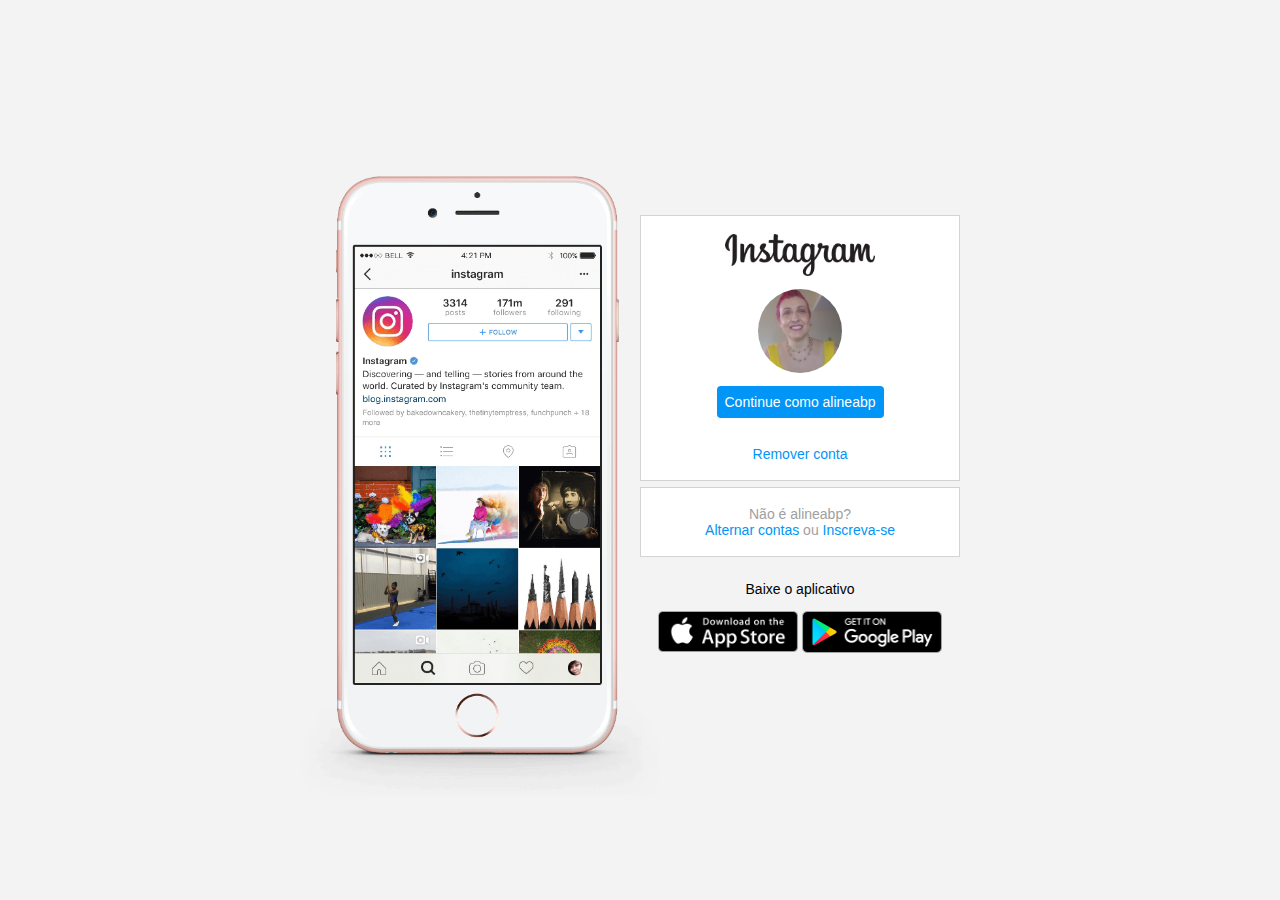
<file: Home Instagram/index.html>
<!DOCTYPE html>
<html lang="en">
  <head>
    <meta charset="UTF-8" />
    <meta name="viewport" content="width=device-width, initial-scale=1.0" />
    <link rel="stylesheet" href="style.css" />
    <title>Instagram</title>
  </head>
  <body>
    <div class="instagram-wrapper">
      <div class="instagram-phone">
        <img src="./img/instagram-celular.png" alt="celular" />
      </div>
      <div class="instagram-continue">
        <div class="group">
          <img
            src="./img/instagram-logo.png"
            class="instagram-logo"
            alt="instagram logo"
          />
          <div class="profile-photo">
            <img src="./img/alineabp.jpg" alt="foto de perfil" />
          </div>
          <a href="#" class="instagram-login">Continue como alineabp</a>
          <a href="#" class="instagram-logout">Remover conta</a>
        </div>
        <div class="group">
          <p class="not-account">Não é alineabp?</p>
          <p class="not-account">
            <a href="#" class="link-blue">Alternar contas</a>
            ou
            <a href="#" class="link-blue">Inscreva-se</a>
          </p>
        </div>
        <div class="get-the-app">
          <p class="get-app">Baixe o aplicativo</p>
          <div class="download">
            <a href="#" class="app-download"></a>
            <a href="#" class="app-download"></a>
          </div>
        </div>
      </div>
    </div>
  </body>
</html>
</file>
<file: Home Instagram/style.css>
* {
  padding: 0;
  margin: 0;
  box-sizing: border-box;
  text-decoration: none;
  font-family: sans-serif;
  font-size: 14px;
}

body {
  width: 100%;
  min-height: 100vh;
  background-color: #fff;
  display: flex;
  justify-content: center;
}

.instagram-wrapper {
  display: flex;
  align-items: center;
  justify-content: start;
  width: 90%;
  height: 100vh;
}

.instagram-phone {
  display: none;
  align-items: center;
  justify-content: center;
  width: 50%;
}

.instagram-phone img {
  height: 50rem;
}

.instagram-continue {
  display: flex;
  align-items: center;
  justify-content: space-around;
  flex-direction: column;
  width: 100%;
  min-height: 34rem;
}

.group {
  display: flex;
  justify-content: space-between;
  align-items: center;
  flex-direction: column;
  background-color: #ffffff;
  width: 100%;
  padding: 1.3rem 0;
  border: 1px solid transparent;
}

.group:nth-child(1) {
  min-height: 19rem;
}

.instagram-logo {
  height: 3rem;
}

.profile-photo {
  display: flex;
  justify-content: center;
  align-items: center;
  border-radius: 50%;
  overflow: hidden;
}

.profile-photo img {
  height: 6rem;
}

.instagram-login {
  background-color: #0095f6;
  color: #ffffff;
  padding: 8px;
  border-radius: 4px;
}

.instagram-logout {
  color: #0095f6;
  margin-top: 1rem;
}

.not-account {
  color: rgb(160, 160, 160);
}

.link-blue {
  color: #0095f6;
}

.get-the-app {
  display: flex;
  flex-direction: column;
  align-items: center;
  justify-content: center;
  width: 100%;
  padding: 1.3rem 0;
}

.download {
  display: flex;
  width: 100%;
  justify-content: space-evenly;
  align-items: center;
  padding: 1rem;
}

.app-download {
  height: 3rem;
  width: 10rem;
  background-size: contain;
  background-repeat: no-repeat;
}

.app-download:nth-child(1) {
  background-image: url("./img/apple-button.png");
}

.app-download:nth-child(2) {
  background-image: url("./img/googleplay-button.png");
}

/* media queries */

@media (min-width: 650px) {
  body {
    background-color: rgb(243, 243, 243);
  }

  .instagram-wrapper {
    width: 90%;
  }

  .instagram-phone {
    display: flex;
  }

  .instagram-continue {
    width: 50%;
  }

  .group {
    border: 1px solid lightgray;
  }
}

@media (min-width: 1100px) {
  .instagram-wrapper {
    width: 50%;
    justify-content: space-evenly;
  }
}
</file>
